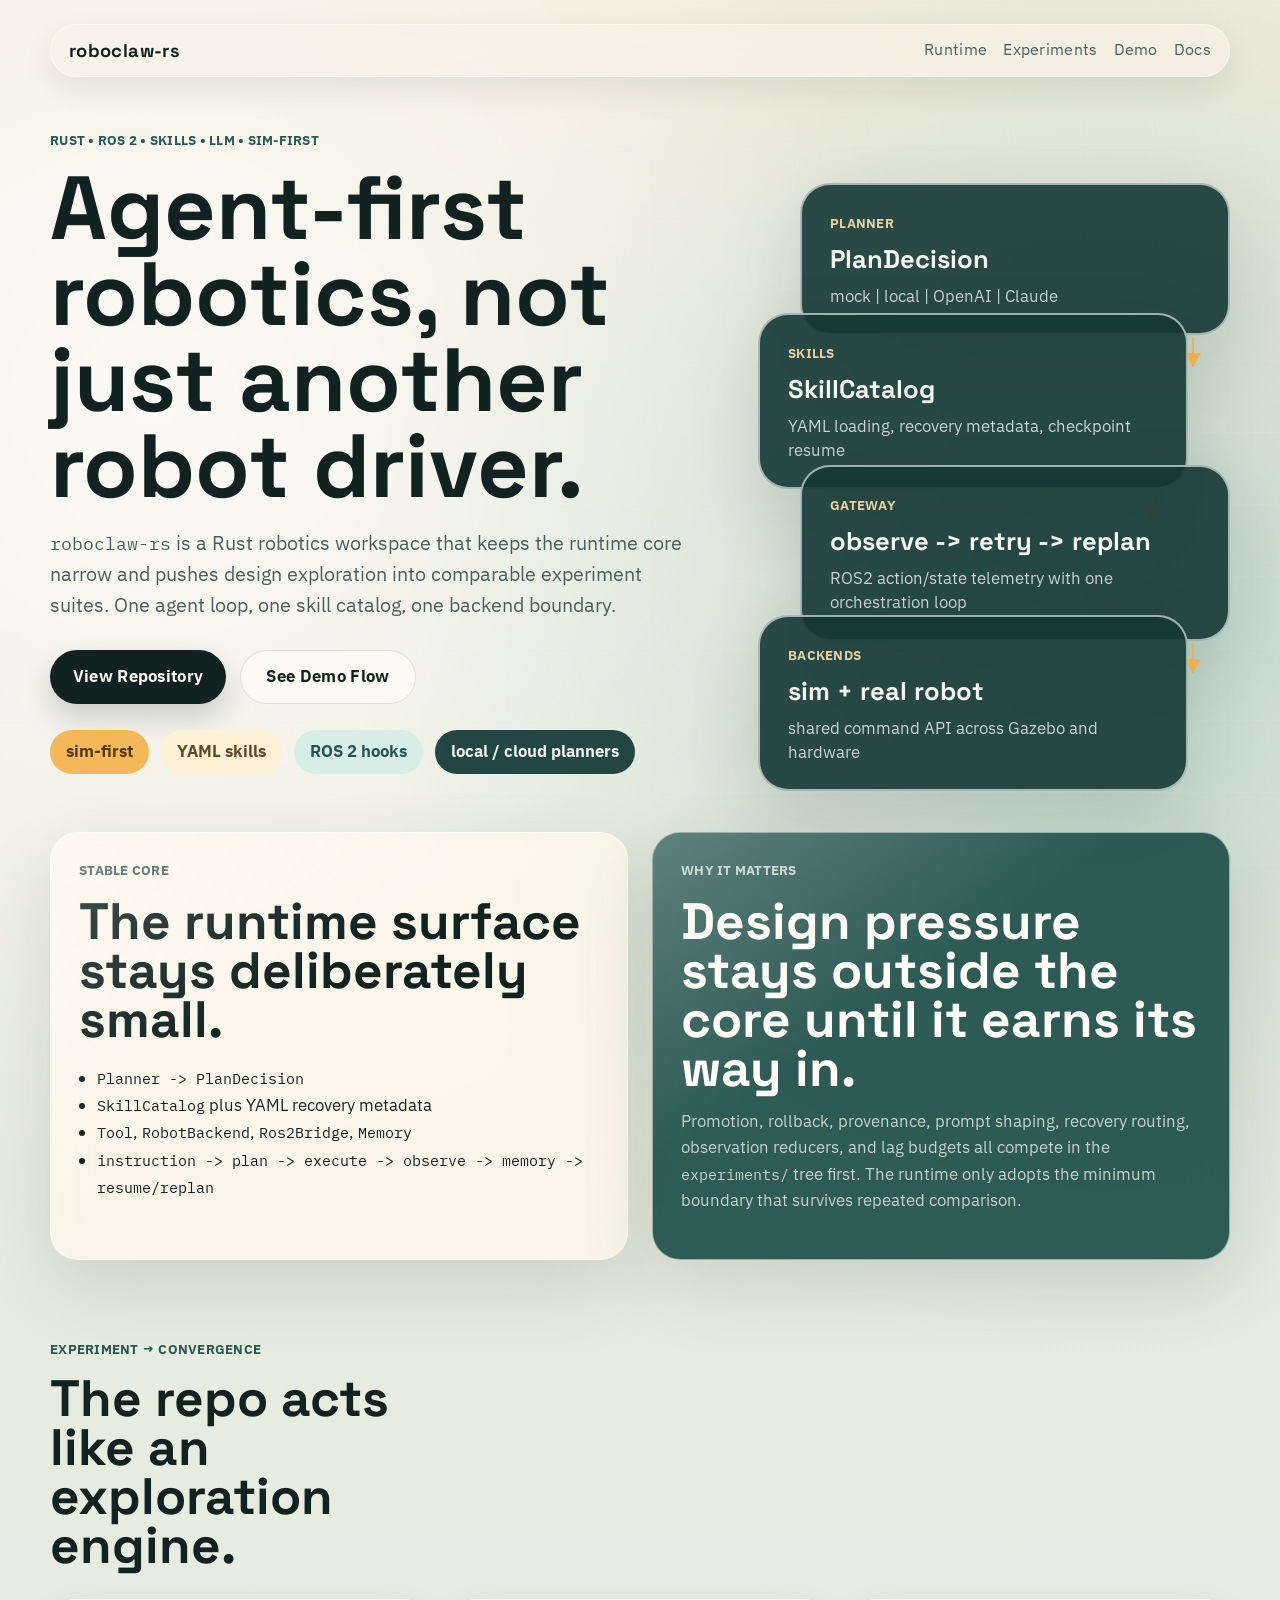
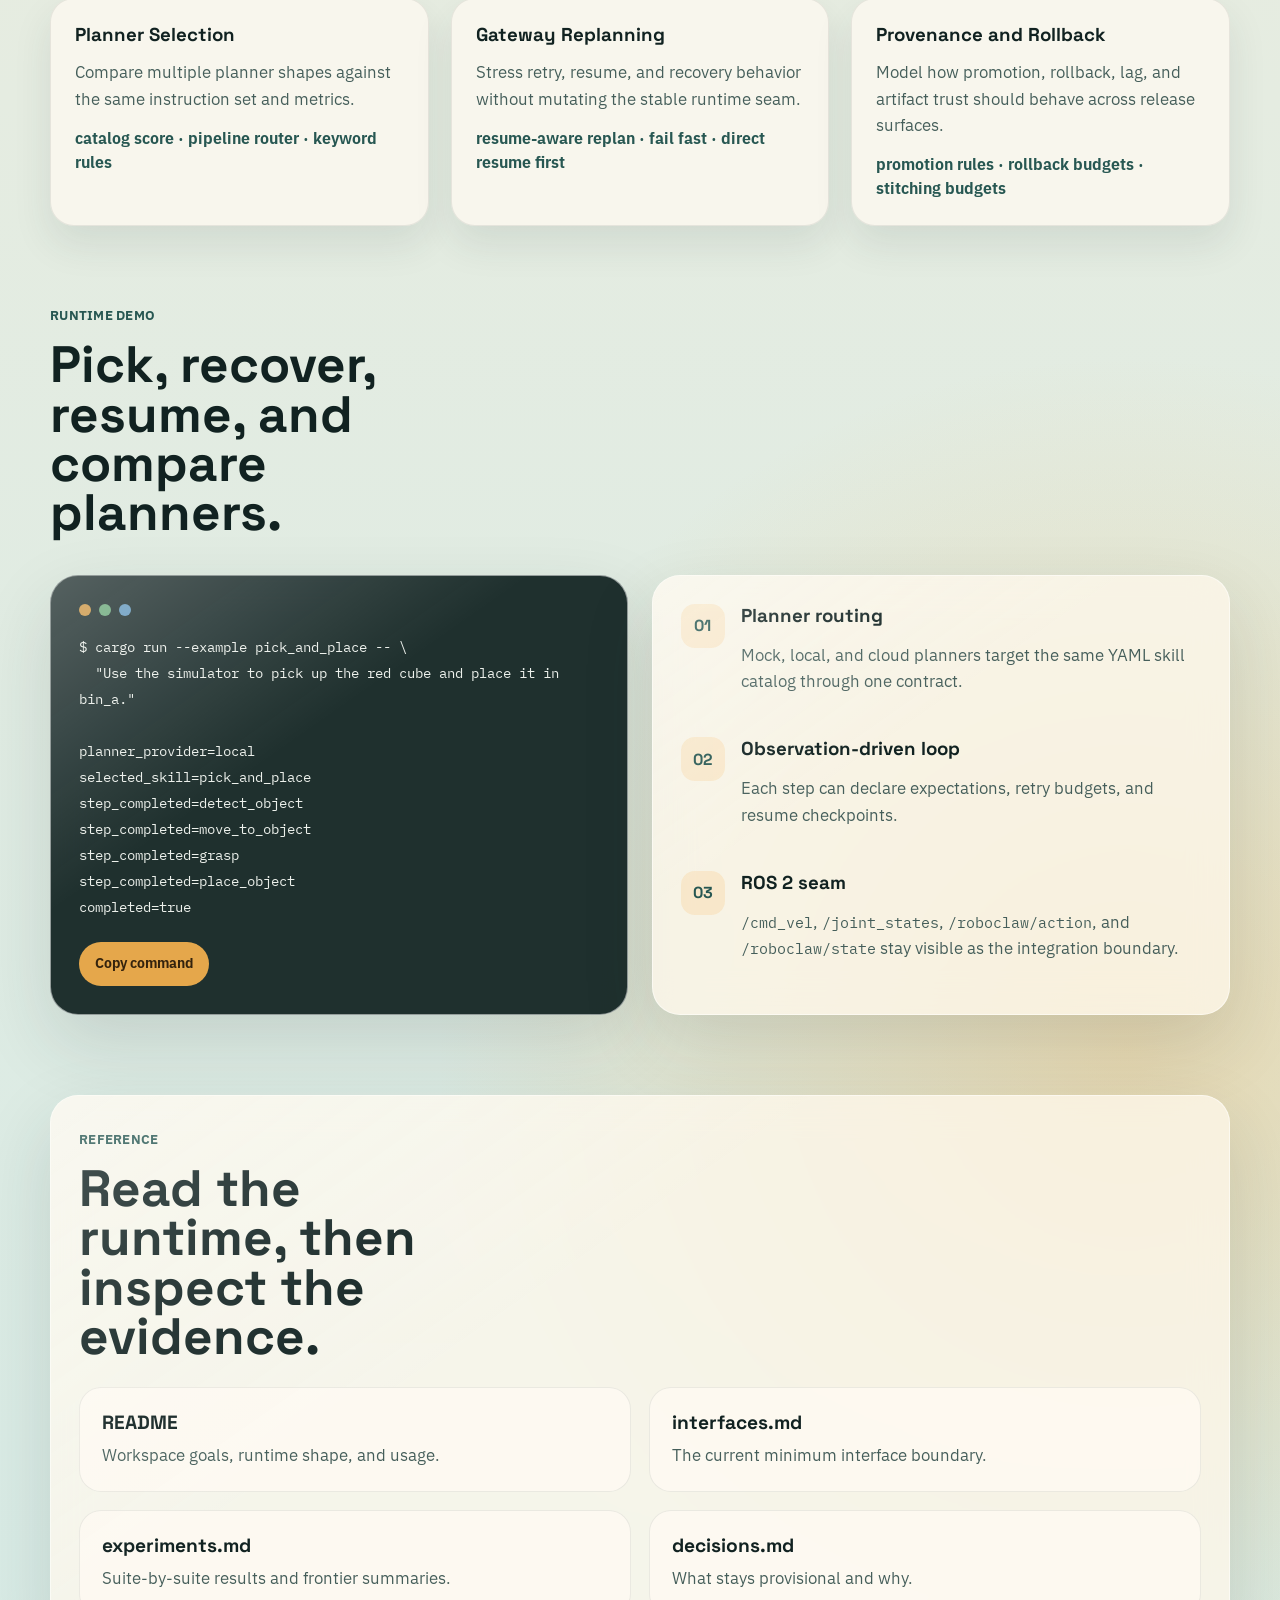
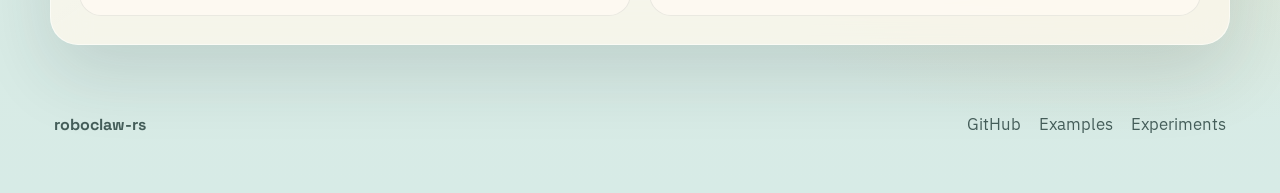
<file: site/index.html>
<!DOCTYPE html>
<html lang="en">
  <head>
    <meta charset="UTF-8" />
    <meta name="viewport" content="width=device-width, initial-scale=1.0" />
    <title>roboclaw-rs</title>
    <meta
      name="description"
      content="Agent-first robotics workspace in Rust with ROS 2 hooks, YAML skills, simulator and hardware backends, and LLM-plannable execution."
    />
    <meta name="theme-color" content="#163c39" />
    <link rel="canonical" href="https://rsasaki0109.github.io/roboclaw-rs/" />
    <meta property="og:title" content="roboclaw-rs" />
    <meta
      property="og:description"
      content="Agent-first robotics workspace in Rust with ROS 2 hooks, YAML skills, simulator and hardware backends, and LLM-plannable execution."
    />
    <meta property="og:type" content="website" />
    <meta property="og:url" content="https://rsasaki0109.github.io/roboclaw-rs/" />
    <meta
      property="og:image"
      content="https://rsasaki0109.github.io/roboclaw-rs/assets/github-social-preview.png"
    />
    <meta name="twitter:card" content="summary_large_image" />
    <link rel="icon" href="./favicon.svg" type="image/svg+xml" />
    <link rel="preconnect" href="https://fonts.googleapis.com" />
    <link rel="preconnect" href="https://fonts.gstatic.com" crossorigin />
    <link
      href="https://fonts.googleapis.com/css2?family=IBM+Plex+Mono:wght@400;500&family=IBM+Plex+Sans+JP:wght@400;500;700&family=Space+Grotesk:wght@400;500;700&display=swap"
      rel="stylesheet"
    />
    <link rel="stylesheet" href="./styles.css" />
  </head>
  <body>
    <div class="page-shell">
      <header class="site-header">
        <a class="brand" href="./">roboclaw-rs</a>
        <nav class="site-nav">
          <a href="#runtime">Runtime</a>
          <a href="#experiments">Experiments</a>
          <a href="#demo">Demo</a>
          <a href="#docs">Docs</a>
        </nav>
      </header>

      <main>
        <section class="hero">
          <div class="hero-copy">
            <p class="eyebrow">Rust • ROS 2 • Skills • LLM • Sim-first</p>
            <h1>Agent-first robotics, not just another robot driver.</h1>
            <p class="hero-text">
              <code>roboclaw-rs</code> is a Rust robotics workspace that keeps the runtime core narrow and pushes design
              exploration into comparable experiment suites. One agent loop, one skill catalog, one backend boundary.
            </p>
            <div class="hero-actions">
              <a class="button primary" href="https://github.com/rsasaki0109/roboclaw-rs">View Repository</a>
              <a class="button secondary" href="#demo">See Demo Flow</a>
            </div>
            <div class="hero-chips">
              <span>sim-first</span>
              <span>YAML skills</span>
              <span>ROS 2 hooks</span>
              <span>local / cloud planners</span>
            </div>
          </div>

          <aside class="hero-panel">
            <div class="stack-card stack-card-1">
              <span class="stack-label">Planner</span>
              <strong>PlanDecision</strong>
              <p>mock | local | OpenAI | Claude</p>
            </div>
            <div class="stack-card stack-card-2">
              <span class="stack-label">Skills</span>
              <strong>SkillCatalog</strong>
              <p>YAML loading, recovery metadata, checkpoint resume</p>
            </div>
            <div class="stack-card stack-card-3">
              <span class="stack-label">Gateway</span>
              <strong>observe -> retry -> replan</strong>
              <p>ROS2 action/state telemetry with one orchestration loop</p>
            </div>
            <div class="stack-card stack-card-4">
              <span class="stack-label">Backends</span>
              <strong>sim + real robot</strong>
              <p>shared command API across Gazebo and hardware</p>
            </div>
          </aside>
        </section>

        <section class="panel-grid" id="runtime">
          <article class="panel">
            <p class="panel-kicker">Stable Core</p>
            <h2>The runtime surface stays deliberately small.</h2>
            <ul class="list">
              <li><code>Planner -> PlanDecision</code></li>
              <li><code>SkillCatalog</code> plus YAML recovery metadata</li>
              <li><code>Tool</code>, <code>RobotBackend</code>, <code>Ros2Bridge</code>, <code>Memory</code></li>
              <li><code>instruction -> plan -> execute -> observe -> memory -> resume/replan</code></li>
            </ul>
          </article>

          <article class="panel accent">
            <p class="panel-kicker">Why it matters</p>
            <h2>Design pressure stays outside the core until it earns its way in.</h2>
            <p>
              Promotion, rollback, provenance, prompt shaping, recovery routing, observation reducers, and lag budgets
              all compete in the <code>experiments/</code> tree first. The runtime only adopts the minimum boundary that
              survives repeated comparison.
            </p>
          </article>
        </section>

        <section class="experiments-band" id="experiments">
          <div class="section-heading">
            <p class="eyebrow">Experiment → convergence</p>
            <h2>The repo acts like an exploration engine.</h2>
          </div>
          <div class="experiment-cards">
            <article class="experiment-card">
              <h3>Planner Selection</h3>
              <p>Compare multiple planner shapes against the same instruction set and metrics.</p>
              <span>catalog score · pipeline router · keyword rules</span>
            </article>
            <article class="experiment-card">
              <h3>Gateway Replanning</h3>
              <p>Stress retry, resume, and recovery behavior without mutating the stable runtime seam.</p>
              <span>resume-aware replan · fail fast · direct resume first</span>
            </article>
            <article class="experiment-card">
              <h3>Provenance and Rollback</h3>
              <p>Model how promotion, rollback, lag, and artifact trust should behave across release surfaces.</p>
              <span>promotion rules · rollback budgets · stitching budgets</span>
            </article>
          </div>
        </section>

        <section class="demo-layout" id="demo">
          <div class="section-heading">
            <p class="eyebrow">Runtime demo</p>
            <h2>Pick, recover, resume, and compare planners.</h2>
          </div>
          <div class="demo-grid">
            <article class="terminal-card">
              <div class="terminal-header">
                <span></span><span></span><span></span>
              </div>
              <pre><code>$ cargo run --example pick_and_place -- \
  "Use the simulator to pick up the red cube and place it in bin_a."

planner_provider=local
selected_skill=pick_and_place
step_completed=detect_object
step_completed=move_to_object
step_completed=grasp
step_completed=place_object
completed=true</code></pre>
              <button class="copy-button" data-copy='cargo run --example pick_and_place -- "Use the simulator to pick up the red cube and place it in bin_a."'>
                Copy command
              </button>
            </article>

            <article class="demo-notes">
              <div class="note">
                <span class="note-index">01</span>
                <div>
                  <h3>Planner routing</h3>
                  <p>Mock, local, and cloud planners target the same YAML skill catalog through one contract.</p>
                </div>
              </div>
              <div class="note">
                <span class="note-index">02</span>
                <div>
                  <h3>Observation-driven loop</h3>
                  <p>Each step can declare expectations, retry budgets, and resume checkpoints.</p>
                </div>
              </div>
              <div class="note">
                <span class="note-index">03</span>
                <div>
                  <h3>ROS 2 seam</h3>
                  <p><code>/cmd_vel</code>, <code>/joint_states</code>, <code>/roboclaw/action</code>, and <code>/roboclaw/state</code> stay visible as the integration boundary.</p>
                </div>
              </div>
            </article>
          </div>
        </section>

        <section class="docs-strip" id="docs">
          <div class="section-heading">
            <p class="eyebrow">Reference</p>
            <h2>Read the runtime, then inspect the evidence.</h2>
          </div>
          <div class="doc-links">
            <a href="https://github.com/rsasaki0109/roboclaw-rs/blob/main/README.md">
              <strong>README</strong>
              <span>Workspace goals, runtime shape, and usage.</span>
            </a>
            <a href="https://github.com/rsasaki0109/roboclaw-rs/blob/main/docs/interfaces.md">
              <strong>interfaces.md</strong>
              <span>The current minimum interface boundary.</span>
            </a>
            <a href="https://github.com/rsasaki0109/roboclaw-rs/blob/main/docs/experiments.md">
              <strong>experiments.md</strong>
              <span>Suite-by-suite results and frontier summaries.</span>
            </a>
            <a href="https://github.com/rsasaki0109/roboclaw-rs/blob/main/docs/decisions.md">
              <strong>decisions.md</strong>
              <span>What stays provisional and why.</span>
            </a>
          </div>
        </section>
      </main>

      <footer class="site-footer">
        <p>roboclaw-rs</p>
        <div>
          <a href="https://github.com/rsasaki0109/roboclaw-rs">GitHub</a>
          <a href="https://github.com/rsasaki0109/roboclaw-rs/tree/main/examples">Examples</a>
          <a href="https://github.com/rsasaki0109/roboclaw-rs/tree/main/experiments">Experiments</a>
        </div>
      </footer>
    </div>

    <script src="./app.js"></script>
  </body>
</html>
</file>
<file: site/styles.css>
:root {
  --bg: #f3eddc;
  --bg-2: #d7ebe6;
  --ink: #112221;
  --muted: #455e5a;
  --panel: rgba(255, 248, 236, 0.74);
  --panel-strong: rgba(20, 56, 53, 0.9);
  --line: rgba(17, 34, 33, 0.1);
  --accent: #f7b24f;
  --accent-soft: #ffe9bf;
  --green: #275752;
  --green-soft: #d2ebe4;
  --shadow: 0 28px 72px rgba(34, 52, 50, 0.14);
  --font-display: "Space Grotesk", "IBM Plex Sans JP", sans-serif;
  --font-body: "IBM Plex Sans JP", sans-serif;
  --font-mono: "IBM Plex Mono", monospace;
}

* {
  box-sizing: border-box;
}

html {
  scroll-behavior: smooth;
}

body {
  margin: 0;
  min-height: 100vh;
  color: var(--ink);
  font-family: var(--font-body);
  background:
    radial-gradient(circle at 12% 12%, rgba(255, 255, 255, 0.72), transparent 24%),
    radial-gradient(circle at 86% 18%, rgba(73, 161, 149, 0.28), transparent 25%),
    radial-gradient(circle at 88% 78%, rgba(247, 178, 79, 0.34), transparent 24%),
    linear-gradient(180deg, var(--bg) 0%, var(--bg-2) 100%);
}

body::before {
  content: "";
  position: fixed;
  inset: 0;
  background-image:
    linear-gradient(rgba(255, 255, 255, 0.15) 1px, transparent 1px),
    linear-gradient(90deg, rgba(255, 255, 255, 0.12) 1px, transparent 1px);
  background-size: 72px 72px;
  opacity: 0.45;
  pointer-events: none;
}

a {
  color: inherit;
  text-decoration: none;
}

code {
  font-family: var(--font-mono);
  font-size: 0.95em;
}

.page-shell {
  position: relative;
  width: min(1180px, calc(100% - 32px));
  margin: 0 auto;
  padding: 24px 0 48px;
}

.site-header,
.site-footer {
  display: flex;
  align-items: center;
  justify-content: space-between;
  gap: 24px;
}

.site-header {
  position: sticky;
  top: 16px;
  z-index: 10;
  padding: 14px 18px;
  margin-bottom: 28px;
  border: 1px solid rgba(255, 255, 255, 0.5);
  border-radius: 999px;
  background: rgba(248, 243, 231, 0.7);
  backdrop-filter: blur(18px);
  box-shadow: 0 12px 30px rgba(31, 49, 48, 0.09);
}

.brand,
.site-nav a,
.button,
.panel-kicker,
.eyebrow,
.stack-label,
.note-index {
  letter-spacing: 0.02em;
}

.brand {
  font-family: var(--font-display);
  font-size: 1.15rem;
  font-weight: 700;
}

.site-nav {
  display: flex;
  flex-wrap: wrap;
  gap: 16px;
  color: var(--muted);
  font-size: 0.95rem;
}

.site-nav a:hover,
.doc-links a:hover,
.site-footer a:hover {
  color: var(--green);
}

.hero {
  display: grid;
  grid-template-columns: minmax(0, 1.1fr) minmax(320px, 0.9fr);
  gap: 28px;
  align-items: center;
  min-height: 76vh;
  padding: 26px 0 20px;
}

.hero-copy,
.hero-panel,
.panel,
.terminal-card,
.demo-notes,
.docs-strip,
.experiment-card {
  position: relative;
}

.eyebrow,
.panel-kicker {
  margin: 0 0 14px;
  color: var(--green);
  font-size: 0.8rem;
  font-weight: 700;
  text-transform: uppercase;
}

.hero h1,
.panel h2,
.section-heading h2 {
  margin: 0;
  font-family: var(--font-display);
  line-height: 0.96;
}

.hero h1 {
  max-width: 11ch;
  font-size: clamp(3.4rem, 7vw, 6.6rem);
}

.hero-text {
  max-width: 54ch;
  margin: 20px 0 0;
  color: var(--muted);
  font-size: 1.18rem;
  line-height: 1.65;
}

.hero-actions {
  display: flex;
  flex-wrap: wrap;
  gap: 14px;
  margin-top: 28px;
}

.button {
  display: inline-flex;
  align-items: center;
  justify-content: center;
  min-width: 176px;
  padding: 14px 20px;
  border-radius: 999px;
  font-weight: 700;
  transition:
    transform 180ms ease,
    box-shadow 180ms ease,
    background 180ms ease;
}

.button:hover,
.copy-button:hover {
  transform: translateY(-2px);
}

.button.primary {
  background: var(--ink);
  color: #fdfbf6;
  box-shadow: 0 14px 28px rgba(17, 34, 33, 0.18);
}

.button.secondary {
  border: 1px solid rgba(17, 34, 33, 0.12);
  background: rgba(255, 252, 246, 0.72);
}

.hero-chips {
  display: flex;
  flex-wrap: wrap;
  gap: 12px;
  margin-top: 26px;
}

.hero-chips span {
  padding: 10px 16px;
  border-radius: 999px;
  font-weight: 700;
}

.hero-chips span:nth-child(1) {
  background: rgba(247, 178, 79, 0.92);
  color: #54370f;
}

.hero-chips span:nth-child(2) {
  background: rgba(255, 241, 214, 0.95);
  color: #604824;
}

.hero-chips span:nth-child(3) {
  background: rgba(214, 237, 230, 0.95);
  color: #245550;
}

.hero-chips span:nth-child(4) {
  background: rgba(22, 60, 57, 0.94);
  color: #f0f4f0;
}

.hero-panel {
  min-height: 560px;
}

.stack-card {
  position: absolute;
  right: 0;
  width: min(100%, 430px);
  padding: 26px 28px 24px;
  border: 2px solid rgba(255, 255, 255, 0.6);
  border-radius: 30px;
  background: var(--panel-strong);
  color: #f4f5ef;
  box-shadow: var(--shadow);
  animation: float-in 650ms ease both;
}

.stack-card strong {
  display: block;
  margin-top: 8px;
  font-family: var(--font-display);
  font-size: 1.6rem;
}

.stack-card p {
  margin: 10px 0 0;
  color: rgba(240, 247, 245, 0.82);
  line-height: 1.5;
}

.stack-label {
  color: rgba(255, 224, 171, 0.9);
  font-size: 0.8rem;
  font-weight: 700;
  text-transform: uppercase;
}

.stack-card-1 {
  top: 10px;
}

.stack-card-2 {
  top: 140px;
  right: 42px;
}

.stack-card-3 {
  top: 292px;
}

.stack-card-4 {
  top: 442px;
  right: 42px;
}

.stack-card::after {
  content: "";
  position: absolute;
  right: 34px;
  bottom: -34px;
  width: 2px;
  height: 30px;
  background: rgba(247, 178, 79, 0.85);
}

.stack-card::before {
  content: "";
  position: absolute;
  right: 27px;
  bottom: -34px;
  border-left: 8px solid transparent;
  border-right: 8px solid transparent;
  border-top: 14px solid rgba(247, 178, 79, 0.92);
}

.stack-card-4::after,
.stack-card-4::before {
  display: none;
}

.panel-grid,
.demo-grid {
  display: grid;
  grid-template-columns: repeat(2, minmax(0, 1fr));
  gap: 24px;
  margin-top: 38px;
}

.panel,
.terminal-card,
.demo-notes,
.docs-strip {
  overflow: hidden;
  padding: 28px;
  border: 1px solid rgba(255, 255, 255, 0.52);
  border-radius: 28px;
  background: var(--panel);
  box-shadow: var(--shadow);
  backdrop-filter: blur(18px);
}

.panel::before,
.terminal-card::before,
.demo-notes::before,
.docs-strip::before {
  content: "";
  position: absolute;
  inset: 0;
  background: linear-gradient(145deg, rgba(255, 255, 255, 0.24), transparent 40%);
  pointer-events: none;
}

.panel.accent {
  background: rgba(31, 79, 74, 0.92);
  color: #f6f7f1;
}

.panel.accent .panel-kicker,
.panel.accent p {
  color: rgba(233, 240, 235, 0.82);
}

.panel h2,
.section-heading h2 {
  font-size: clamp(2rem, 4vw, 3.2rem);
}

.panel p,
.experiment-card p,
.demo-notes p,
.doc-links span {
  color: var(--muted);
  line-height: 1.65;
}

.panel.accent h2 {
  color: #fffdf5;
}

.list {
  margin: 22px 0 0;
  padding-left: 18px;
  line-height: 1.7;
}

.experiments-band,
.demo-layout,
.docs-strip {
  margin-top: 80px;
}

.section-heading {
  max-width: 720px;
}

.section-heading h2 {
  max-width: 12ch;
}

.experiment-cards {
  display: grid;
  grid-template-columns: repeat(3, minmax(0, 1fr));
  gap: 22px;
  margin-top: 28px;
}

.experiment-card {
  padding: 24px;
  border: 1px solid rgba(17, 34, 33, 0.08);
  border-radius: 24px;
  background: rgba(255, 250, 242, 0.72);
  box-shadow: 0 18px 38px rgba(37, 59, 57, 0.1);
}

.experiment-card h3,
.note h3,
.doc-links strong {
  margin: 0;
  font-family: var(--font-display);
}

.experiment-card p {
  margin: 14px 0;
}

.experiment-card span {
  color: var(--green);
  font-size: 0.95rem;
  font-weight: 700;
}

.terminal-header {
  display: flex;
  gap: 8px;
  margin-bottom: 18px;
}

.terminal-header span {
  width: 12px;
  height: 12px;
  border-radius: 999px;
  background: rgba(247, 178, 79, 0.8);
}

.terminal-header span:nth-child(2) {
  background: rgba(129, 200, 144, 0.8);
}

.terminal-header span:nth-child(3) {
  background: rgba(120, 180, 226, 0.8);
}

.terminal-card {
  background: rgba(17, 34, 33, 0.93);
  color: #ecf0eb;
}

.terminal-card pre {
  margin: 0;
  white-space: pre-wrap;
  font-family: var(--font-mono);
  font-size: 0.93rem;
  line-height: 1.75;
}

.copy-button {
  margin-top: 22px;
  padding: 12px 16px;
  border: 0;
  border-radius: 999px;
  background: rgba(247, 178, 79, 0.92);
  color: #34230d;
  font-family: var(--font-body);
  font-weight: 700;
  cursor: pointer;
  transition: transform 180ms ease;
}

.demo-notes {
  display: grid;
  gap: 18px;
}

.note {
  display: grid;
  grid-template-columns: auto 1fr;
  gap: 16px;
  align-items: start;
}

.note-index {
  display: inline-flex;
  align-items: center;
  justify-content: center;
  width: 44px;
  height: 44px;
  border-radius: 14px;
  background: rgba(247, 178, 79, 0.18);
  color: var(--green);
  font-family: var(--font-display);
  font-weight: 700;
}

.docs-strip {
  padding-top: 34px;
}

.doc-links {
  display: grid;
  grid-template-columns: repeat(2, minmax(0, 1fr));
  gap: 18px;
  margin-top: 26px;
}

.doc-links a {
  display: block;
  padding: 22px;
  border: 1px solid rgba(17, 34, 33, 0.08);
  border-radius: 22px;
  background: rgba(255, 251, 244, 0.78);
}

.doc-links strong {
  display: block;
  margin-bottom: 8px;
  font-size: 1.2rem;
}

.site-footer {
  margin-top: 50px;
  padding: 18px 4px 8px;
  color: var(--muted);
}

.site-footer p {
  margin: 0;
  font-family: var(--font-display);
  font-weight: 700;
}

.site-footer div {
  display: flex;
  flex-wrap: wrap;
  gap: 18px;
}

@keyframes float-in {
  from {
    opacity: 0;
    transform: translateY(24px);
  }
  to {
    opacity: 1;
    transform: translateY(0);
  }
}

@media (max-width: 1040px) {
  .hero,
  .panel-grid,
  .demo-grid,
  .doc-links,
  .experiment-cards {
    grid-template-columns: 1fr;
  }

  .hero {
    min-height: auto;
  }

  .hero-panel {
    min-height: 0;
    display: grid;
    gap: 18px;
  }

  .stack-card {
    position: relative;
    top: auto;
    right: auto;
    width: 100%;
  }

  .stack-card::after,
  .stack-card::before {
    display: none;
  }
}

@media (max-width: 720px) {
  .page-shell {
    width: min(100% - 20px, 1180px);
    padding-top: 14px;
  }

  .site-header,
  .site-footer {
    border-radius: 28px;
    flex-direction: column;
    align-items: flex-start;
  }

  .site-nav {
    gap: 12px;
  }

  .hero h1 {
    max-width: none;
  }

  .panel,
  .terminal-card,
  .demo-notes,
  .docs-strip,
  .experiment-card {
    padding: 22px;
  }
}
</file>
